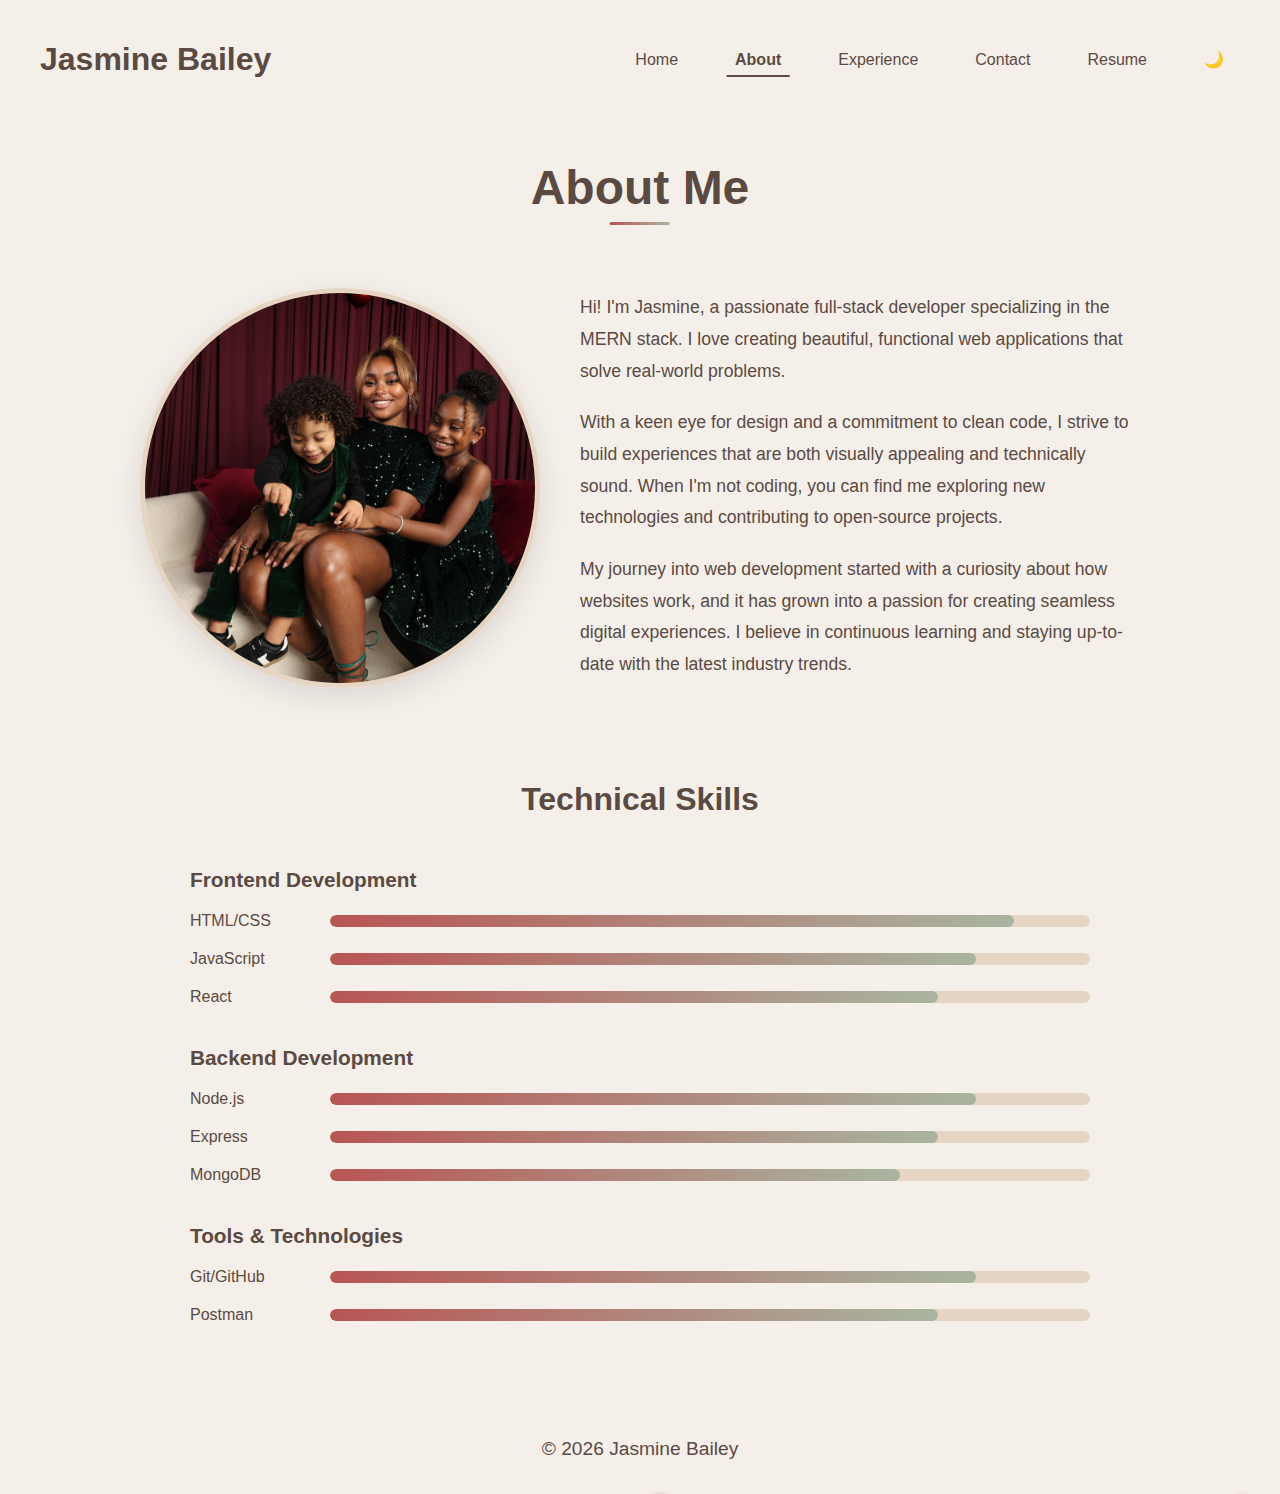
<file: about.html>
<!DOCTYPE html>
<html lang="en">

<head>
  <meta charset="UTF-8" />
  <meta name="viewport" content="width=device-width, initial-scale=1.0"/>
  <title>About Me | Jasmine Bailey</title>
  <link rel="stylesheet" href="style.css" />
  <script defer src="script.js"></script>
</head>

<body>

  <!-- ================= NAVIGATION ================= -->
  <nav>
    <h1><a href="index.html">Jasmine Bailey</a></h1>

    <div class="nav-links">
      <a href="index.html">Home</a>
      <a href="about.html" class="active">About</a>
      <a href="experience.html">Experience</a>
      <a href="contact.html">Contact</a>
      <button onclick="downloadResume()">Resume</button>
      <button id="themeToggle">🌙</button>
    </div>
  </nav>

  <!-- ================= ABOUT SECTION ================= -->
  <section class="about-page fade">
    <h2>About Me</h2>
    
    <div class="about-content">
      <div class="about-image">
        <img id="profileImage" src="./assets/IMG_3496.JPG" alt="Jasmine Bailey" />
      </div>
      
      <div class="about-text">
        <p>
          Hi! I'm Jasmine, a passionate full-stack developer specializing in the MERN stack. 
          I love creating beautiful, functional web applications that solve real-world problems.
        </p>
        <p>
          With a keen eye for design and a commitment to clean code, I strive to build 
          experiences that are both visually appealing and technically sound. When I'm not 
          coding, you can find me exploring new technologies and contributing to open-source projects.
        </p>
        <p>
          My journey into web development started with a curiosity about how websites work, 
          and it has grown into a passion for creating seamless digital experiences. I believe 
          in continuous learning and staying up-to-date with the latest industry trends.
        </p>
      </div>
    </div>

    <!-- Skills Section -->
    <div class="skills-detailed">
      <h3>Technical Skills</h3>
      
      <div class="skill-category">
        <h4>Frontend Development</h4>
        <div class="skill-bars">
          <div class="skill-bar">
            <span class="skill-name">HTML/CSS</span>
            <div class="bar"><div class="fill" style="width: 90%"></div></div>
          </div>
          <div class="skill-bar">
            <span class="skill-name">JavaScript</span>
            <div class="bar"><div class="fill" style="width: 85%"></div></div>
          </div>
          <div class="skill-bar">
            <span class="skill-name">React</span>
            <div class="bar"><div class="fill" style="width: 80%"></div></div>
          </div>
        </div>
      </div>

      <div class="skill-category">
        <h4>Backend Development</h4>
        <div class="skill-bars">
          <div class="skill-bar">
            <span class="skill-name">Node.js</span>
            <div class="bar"><div class="fill" style="width: 85%"></div></div>
          </div>
          <div class="skill-bar">
            <span class="skill-name">Express</span>
            <div class="bar"><div class="fill" style="width: 80%"></div></div>
          </div>
          <div class="skill-bar">
            <span class="skill-name">MongoDB</span>
            <div class="bar"><div class="fill" style="width: 75%"></div></div>
          </div>
        </div>
      </div>

      <div class="skill-category">
        <h4>Tools & Technologies</h4>
        <div class="skill-bars">
          <div class="skill-bar">
            <span class="skill-name">Git/GitHub</span>
            <div class="bar"><div class="fill" style="width: 85%"></div></div>
          </div>
          <div class="skill-bar">
            <span class="skill-name">Postman</span>
            <div class="bar"><div class="fill" style="width: 80%"></div></div>
          </div>
        </div>
      </div>
    </div>
  </section>

  <!-- ================= FOOTER ================= -->
  <footer>
    <p>© 2026 Jasmine Bailey</p>
  </footer>

</body>
</html>
</file>
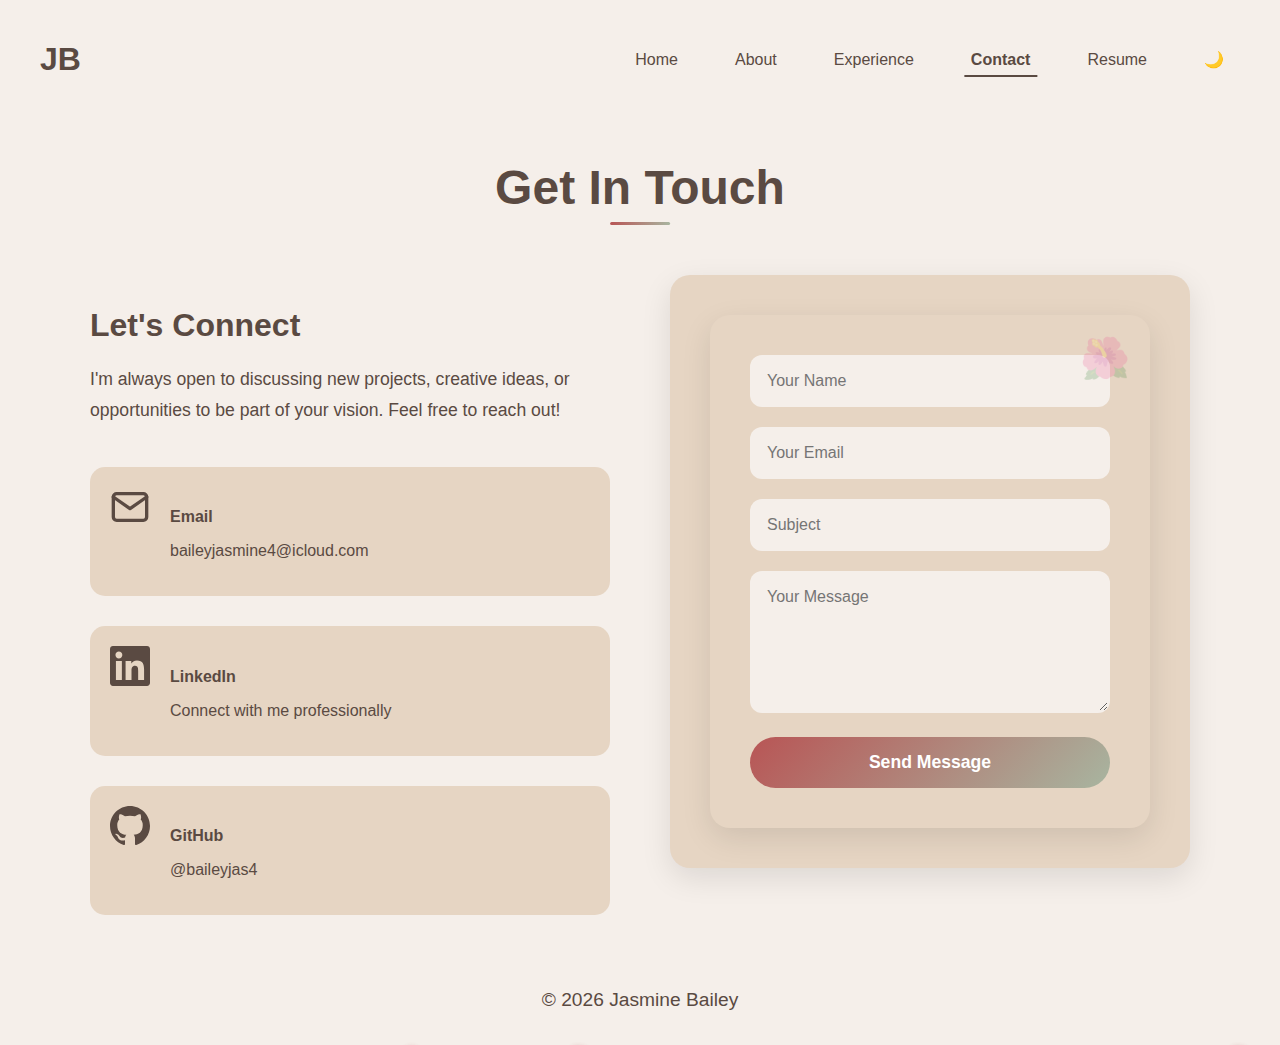
<file: contact.html>
<!DOCTYPE html>
<html lang="en">

<head>
  <meta charset="UTF-8" />
  <meta name="viewport" content="width=device-width, initial-scale=1.0"/>
  <title>Contact | Jasmine Bailey</title>
  <link rel="stylesheet" href="style.css" />
  <script defer src="script.js"></script>
</head>

<body>

  <!-- ================= NAVIGATION ================= -->
  <nav>
    <h1><a href="index.html">JB</a></h1>

    <div class="nav-links">
      <a href="index.html">Home</a>
      <a href="about.html">About</a>
      <a href="experience.html">Experience</a>
      <a href="contact.html" class="active">Contact</a>
      <button onclick="downloadResume()">Resume</button>
      <button id="themeToggle">🌙</button>
    </div>
  </nav>

  <!-- ================= CONTACT SECTION ================= -->
  <section class="contact-page fade">
    <h2>Get In Touch</h2>

    <div class="contact-container">
      <div class="contact-info">
        <h3>Let's Connect</h3>
        <p>
          I'm always open to discussing new projects, creative ideas, or opportunities 
          to be part of your vision. Feel free to reach out!
        </p>

        <div class="contact-methods">
          <a href="mailto:baileyjasmine4@icloud.com" class="contact-method">
            <span class="icon">
              <svg width="40" height="40" viewBox="0 0 24 24" fill="none" stroke="currentColor" stroke-width="2" stroke-linecap="round" stroke-linejoin="round">
                <path d="M4 4h16c1.1 0 2 .9 2 2v12c0 1.1-.9 2-2 2H4c-1.1 0-2-.9-2-2V6c0-1.1.9-2 2-2z"></path>
                <polyline points="22,6 12,13 2,6"></polyline>
              </svg>
            </span>
            <div>
              <h4>Email</h4>
              <p>baileyjasmine4@icloud.com</p>
            </div>
          </a>

          <a href="https://www.linkedin.com/in/jasmine-m-bailey/" target="_blank" class="contact-method">
            <span class="icon">
              <svg width="40" height="40" viewBox="0 0 24 24" fill="currentColor">
                <path d="M20.447 20.452h-3.554v-5.569c0-1.328-.027-3.037-1.852-3.037-1.853 0-2.136 1.445-2.136 2.939v5.667H9.351V9h3.414v1.561h.046c.477-.9 1.637-1.85 3.37-1.85 3.601 0 4.267 2.37 4.267 5.455v6.286zM5.337 7.433c-1.144 0-2.063-.926-2.063-2.065 0-1.138.92-2.063 2.063-2.063 1.14 0 2.064.925 2.064 2.063 0 1.139-.925 2.065-2.064 2.065zm1.782 13.019H3.555V9h3.564v11.452zM22.225 0H1.771C.792 0 0 .774 0 1.729v20.542C0 23.227.792 24 1.771 24h20.451C23.2 24 24 23.227 24 22.271V1.729C24 .774 23.2 0 22.222 0h.003z"/>
              </svg>
            </span>
            <div>
              <h4>LinkedIn</h4>
              <p>Connect with me professionally</p>
            </div>
          </a>

          <a href="https://github.com/baileyjas4" target="_blank" class="contact-method">
            <span class="icon">
              <svg width="40" height="40" viewBox="0 0 24 24" fill="currentColor">
                <path d="M12 0c-6.626 0-12 5.373-12 12 0 5.302 3.438 9.8 8.207 11.387.599.111.793-.261.793-.577v-2.234c-3.338.726-4.033-1.416-4.033-1.416-.546-1.387-1.333-1.756-1.333-1.756-1.089-.745.083-.729.083-.729 1.205.084 1.839 1.237 1.839 1.237 1.07 1.834 2.807 1.304 3.492.997.107-.775.418-1.305.762-1.604-2.665-.305-5.467-1.334-5.467-5.931 0-1.311.469-2.381 1.236-3.221-.124-.303-.535-1.524.117-3.176 0 0 1.008-.322 3.301 1.23.957-.266 1.983-.399 3.003-.404 1.02.005 2.047.138 3.006.404 2.291-1.552 3.297-1.23 3.297-1.23.653 1.653.242 2.874.118 3.176.77.84 1.235 1.911 1.235 3.221 0 4.609-2.807 5.624-5.479 5.921.43.372.823 1.102.823 2.222v3.293c0 .319.192.694.801.576 4.765-1.589 8.199-6.086 8.199-11.386 0-6.627-5.373-12-12-12z"/>
              </svg>
            </span>
            <div>
              <h4>GitHub</h4>
              <p>@baileyjas4</p>
            </div>
          </a>
        </div>
      </div>

      <div class="contact-form-wrapper">
        <form action="https://formspree.io/f/YOUR_FORM_ID" method="POST">
          <input type="text" name="name" placeholder="Your Name" required />
          <input type="email" name="email" placeholder="Your Email" required />
          <input type="text" name="subject" placeholder="Subject" required />
          <textarea name="message" placeholder="Your Message" rows="6" required></textarea>
          <button type="submit">Send Message</button>
        </form>
      </div>
    </div>
  </section>

  <!-- ================= FOOTER ================= -->
  <footer>
    <p>© 2026 Jasmine Bailey</p>
  </footer>

</body>
</html>
</file>
<file: style.css>
:root {
  --bg: #F5EFEA;
  --text: #5a4a42;
  --accent: #5a4a42;
  --card: #E6D5C3;
  --floral-pink: #b85555;
  --floral-sage: #a8b5a0;
  --floral-cream: #f0e6d8;
  --floral-terracotta: #c17a6f;
}

body.dark {
  --bg: #1E1B18;
  --text: #F5EFEA;
  --accent: #F5EFEA;
  --card: #2C2521;
  --floral-pink: #8b6b6b;
  --floral-sage: #6b7a65;
  --floral-cream: #3a3530;
  --floral-terracotta: #8b5a52;
}

* {
  box-sizing: border-box;
  font-family: 'Poppins', sans-serif;
}

/* Universal transition for dark/light mode */
*,
*::before,
*::after {
  transition: background-color 0.6s cubic-bezier(0.4, 0, 0.2, 1), 
              color 0.6s cubic-bezier(0.4, 0, 0.2, 1),
              border-color 0.6s cubic-bezier(0.4, 0, 0.2, 1),
              background 0.6s cubic-bezier(0.4, 0, 0.2, 1);
}

body {
  margin: 0;
  background: var(--bg);
  color: var(--text);
  overflow-x: hidden;
  overflow-y: auto;
  position: relative;
  min-height: 100vh;
  cursor: url("https://cur.cursors-4u.net/nature/nat-8/nat791.cur"), auto;
}

/* Transparent background only for home page */
body:has(.hero:only-of-type) {
  background: var(--bg);
}

/* Fade in video smoothly */
#bg-video {
  opacity: 0;
  animation: fadeInVideo 0.8s ease-in forwards;
}

@keyframes fadeInVideo {
  to {
    opacity: 1;
  }
}

/* Floating petals animation */
.petal {
  position: fixed;
  width: 15px;
  height: 15px;
  background: var(--floral-pink);
  border-radius: 50% 0 50% 0;
  opacity: 0.85;
  pointer-events: none;
  z-index: 9999;
  animation: float-down 15s infinite ease-in-out;
  box-shadow: 0 2px 5px rgba(184, 85, 85, 0.5);
}

/* Cursor trail petals */
.cursor-petal {
  position: fixed;
  width: 12px;
  height: 12px;
  background: var(--floral-pink);
  border-radius: 50% 0 50% 0;
  opacity: 0.9;
  pointer-events: none;
  z-index: 9999;
  animation: cursor-petal-fade 2s ease-out forwards;
  box-shadow: 0 2px 5px rgba(184, 85, 85, 0.5);
}

@keyframes cursor-petal-fade {
  0% {
    transform: translate(0, 0) rotate(0deg) scale(1);
    opacity: 0.9;
  }
  100% {
    transform: translate(0, 50px) rotate(180deg) scale(0.3);
    opacity: 0;
  }
}

@keyframes float-down {
  0% {
    transform: translateY(-100px) rotate(0deg);
    opacity: 0;
  }
  10% {
    opacity: 0.85;
  }
  90% {
    opacity: 0.85;
  }
  100% {
    transform: translateY(100vh) rotate(360deg);
    opacity: 0;
  }
}

/* Sparkle effect */
.sparkle {
  position: fixed;
  width: 8px;
  height: 8px;
  background: var(--floral-pink);
  border-radius: 50%;
  pointer-events: none;
  z-index: 9999;
  animation: sparkle-fade 1s ease-out forwards;
  box-shadow: 0 0 10px var(--floral-pink);
}

@keyframes sparkle-fade {
  0% {
    transform: scale(0) rotate(0deg);
    opacity: 1;
  }
  50% {
    transform: scale(1.5) rotate(180deg);
    opacity: 0.8;
  }
  100% {
    transform: scale(0) rotate(360deg);
    opacity: 0;
  }
}

/* Floral decorative elements */
.floral-accent {
  position: absolute;
  width: 80px;
  height: 80px;
  opacity: 0.15;
  pointer-events: none;
}

.floral-accent::before,
.floral-accent::after {
  content: '';
  position: absolute;
  width: 30px;
  height: 30px;
  background: var(--floral-sage);
  border-radius: 50% 0 50% 0;
}

.floral-accent::before {
  top: 0;
  left: 0;
  transform: rotate(45deg);
}

.floral-accent::after {
  bottom: 0;
  right: 0;
  transform: rotate(-135deg);
}

/* NAV */
nav {
  display: flex;
  justify-content: space-between;
  padding: 20px 40px;
  position: relative;
  z-index: 200;
  background: transparent;
}

/* Nav background for non-home pages */
body:has(.about-page) nav,
body:has(.experience-page) nav,
body:has(.contact-page) nav {
  background: var(--bg);
}

nav h1 {
  font-weight: 700;
}

nav h1 a {
  color: var(--text);
  text-decoration: none;
}

nav h1 a:hover {
  color: var(--accent);
}

.nav-links {
  display: flex;
  align-items: center;
  gap: 10px;
}

.nav-links a,
.nav-links button {
  background: transparent;
  border: none;
  color: var(--text);
  margin-left: 15px;
  cursor: pointer;
  font-size: 1rem;
  text-decoration: none;
  padding: 8px 16px;
  position: relative;
}

.nav-links a.active {
  color: var(--accent);
  font-weight: 600;
}

.nav-links a::after {
  content: '';
  position: absolute;
  bottom: 0;
  left: 50%;
  width: 0;
  height: 2px;
  background: var(--accent);
  transform: translateX(-50%);
}

.nav-links a.active::after,
.nav-links a:hover::after {
  width: 80%;
}

.nav-links button:hover,
.nav-links a:hover {
  color: var(--accent);
}

/* HERO */
.hero {
  position: fixed;
  top: 0;
  left: 0;
  width: 100vw;
  height: 100vh;
  display: flex;
  justify-content: center;
  align-items: center;
  z-index: 1;
  padding: 0;
  margin: 0;
  overflow: visible;
}

.hero-content {
  text-align: center;
  max-width: 900px;
  padding: 60px 40px;
  display: flex;
  flex-direction: column;
  align-items: center;
  justify-content: center;
  overflow: visible;
  position: relative;
  z-index: 50;
}

/* Add overlay for better text visibility */
.hero::before {
  content: '';
  position: fixed;
  top: 0;
  left: 0;
  width: 100%;
  height: 100%;
  background: rgba(245, 239, 234, 0.25);
  z-index: -1;
  pointer-events: none;
}

body.dark .hero::before {
  background: rgba(30, 27, 24, 0.5);
}

/* Override text colors for home page only */
body:has(.hero:only-of-type) nav,
body:has(.hero:only-of-type) nav h1 a,
body:has(.hero:only-of-type) .nav-links a,
body:has(.hero:only-of-type) .nav-links button,
body:has(.hero:only-of-type) footer {
  color: #ffffff;
}

body:has(.hero:only-of-type) .nav-links a.active {
  color: #ffffff;
}

/* Home page specific - no scroll */
body:has(.hero:only-of-type) {
  overflow: hidden;
  height: 100vh;
}

body:has(.hero:only-of-type) footer {
  position: fixed;
  bottom: 20px;
  left: 50%;
  transform: translateX(-50%);
  background: transparent;
  z-index: 10;
  width: 100%;
  pointer-events: none;
}

.hero h2 {
  font-size: 100px;
  background: linear-gradient(135deg, var(--floral-pink), var(--floral-sage));
  -webkit-background-clip: text;
  -webkit-text-fill-color: transparent;
  background-clip: text;
  animation: gradient-shift 8s ease infinite;
  background-size: 200% 200%;
  margin: 0 0 30px 0;
  padding: 20px 30px 5px 30px;
  filter: drop-shadow(2px 2px 4px rgba(0, 0, 0, 0.3)) drop-shadow(0 0 20px rgba(255, 255, 255, 0.5));
  position: relative;
  z-index: 2;
  line-height: 1.4;
  overflow: visible;
  display: inline-block;
  white-space: nowrap;
}

@keyframes gradient-shift {
  0%, 100% {
    background-position: 0% 50%;
  }
  50% {
    background-position: 100% 50%;
  }
}

.title {
  color: #ffffff;
  font-weight: 700;
  font-size: 1.4rem;
  letter-spacing: 3px;
  position: relative;
  display: inline-block;
  margin: 0 0 30px 0;
  text-shadow: 3px 3px 6px rgba(0, 0, 0, 0.8), 0 0 15px rgba(0, 0, 0, 0.5);
  z-index: 2;
}

.subtitle {
  max-width: 700px;
  margin: 0 0 40px 0;
  line-height: 1.9;
  font-size: 1.2rem;
  color: #ffffff;
  text-shadow: 3px 3px 6px rgba(0, 0, 0, 0.8), 0 0 15px rgba(0, 0, 0, 0.5);
  font-weight: 700;
  z-index: 2;
  position: relative;
}

/* Hero Buttons */
.hero-buttons {
  display: flex;
  gap: 25px;
  margin: 20px 0 0 0;
  flex-wrap: wrap;
  justify-content: center;
  align-items: center;
  position: relative;
  z-index: 100;
}

.btn-primary,
.btn-secondary {
  padding: 15px 35px;
  border-radius: 30px;
  text-decoration: none;
  font-weight: 600;
  font-size: 1rem;
  position: relative;
  overflow: hidden;
  z-index: 100;
  cursor: pointer;
}

.btn-primary {
  background: linear-gradient(135deg, var(--floral-pink), var(--floral-sage));
  color: white;
  border: none;
}

.btn-primary::before {
  content: '';
  position: absolute;
  top: 50%;
  left: 50%;
  width: 0;
  height: 0;
  border-radius: 50%;
  background: rgba(255, 255, 255, 0.3);
  transform: translate(-50%, -50%);
}

.btn-primary:hover::before {
  width: 300px;
  height: 300px;
}

.btn-primary:hover {
  transform: translateY(-3px);
  box-shadow: 0 10px 25px rgba(212, 165, 165, 0.4);
}

.btn-secondary {
  background: rgba(255, 255, 255, 0.2);
  color: #ffffff;
  border: 2px solid #ffffff;
  backdrop-filter: blur(10px);
}

.btn-secondary:hover {
  background: rgba(255, 255, 255, 0.9);
  color: #5a4a42;
  transform: translateY(-3px);
  box-shadow: 0 10px 25px rgba(255, 255, 255, 0.4);
}

/* SECTIONS */
section {
  padding: 80px 40px;
  position: relative;
  z-index: 1;
}

section h2 {
  text-align: center;
  font-size: 3rem;
  margin-bottom: 50px;
  position: relative;
  display: inline-block;
  left: 50%;
  transform: translateX(-50%);
}

section h2::after {
  content: '';
  position: absolute;
  bottom: -10px;
  left: 50%;
  transform: translateX(-50%);
  width: 60px;
  height: 3px;
  background: linear-gradient(90deg, var(--floral-pink), var(--floral-sage));
  border-radius: 2px;
}

/* ABOUT SECTION */
.about-content {
  display: flex;
  gap: 40px;
  align-items: center;
  max-width: 1000px;
  margin: 0 auto;
  flex-wrap: wrap;
  justify-content: center;
}

.about-image {
  flex: 0 0 400px;
  position: relative;
  width: 400px;
  height: 400px;
}

.about-image img {
  width: 400px;
  height: 400px;
  border-radius: 50%;
  object-fit: cover;
  border: 5px solid var(--card);
  box-shadow: 0 10px 30px rgba(0, 0, 0, 0.1);
  position: absolute;
  top: 0;
  left: 0;
  transition: opacity 1s ease;
}

.about-image img:hover {
  transform: scale(1.05) rotate(3deg);
}

.about-text {
  flex: 1;
  min-width: 300px;
}

.about-text p {
  line-height: 1.8;
  margin-bottom: 20px;
  font-size: 1.1rem;
}

.skill-group {
  margin-bottom: 40px;
  text-align: center;
}

.skill-group h3 {
  color: var(--accent);
  font-size: 1.5rem;
  margin-bottom: 20px;
  position: relative;
  display: inline-block;
}

.skill-group h3::before {
  content: '❀';
  position: absolute;
  left: -30px;
  color: var(--floral-pink);
  opacity: 0.7;
}

.skills {
  display: flex;
  flex-wrap: wrap;
  justify-content: center;
  gap: 12px;
}

.skills button {
  background: var(--card);
  border: 2px solid transparent;
  padding: 12px 24px;
  margin: 8px;
  border-radius: 30px;
  position: relative;
  overflow: hidden;
  font-weight: 500;
}

.skills button::before {
  content: '';
  position: absolute;
  top: 50%;
  left: 50%;
  width: 0;
  height: 0;
  border-radius: 50%;
  background: linear-gradient(135deg, var(--floral-pink), var(--floral-sage));
  transform: translate(-50%, -50%);
  z-index: -1;
}

.skills button:hover::before {
  width: 200%;
  height: 200%;
}

.skills button:hover {
  color: white;
  transform: scale(1.1) rotate(-2deg);
  border-color: var(--floral-pink);
  box-shadow: 0 8px 20px rgba(212, 165, 165, 0.3);
}

/* PROJECTS */
.carousel-container {
  position: relative;
  max-width: 1200px;
  margin: 0 auto;
  display: flex;
  align-items: center;
  gap: 20px;
}

.carousel {
  overflow: hidden;
  width: 100%;
  position: relative;
}

.carousel-track {
  display: flex;
  gap: 30px;
  transition: transform 0.6s cubic-bezier(0.4, 0, 0.2, 1);
  will-change: transform;
}

.carousel-btn {
  background: var(--card);
  border: 2px solid var(--accent);
  color: var(--text);
  width: 50px;
  height: 50px;
  border-radius: 50%;
  cursor: pointer;
  font-size: 1.5rem;
  flex-shrink: 0;
  z-index: 10;
}

.carousel-btn:hover {
  background: var(--accent);
  color: white;
  transform: scale(1.1);
}

.carousel-indicators {
  display: flex;
  justify-content: center;
  gap: 10px;
  margin-top: 30px;
}

.indicator {
  width: 12px;
  height: 12px;
  border-radius: 50%;
  background: var(--card);
  border: 2px solid var(--accent);
  cursor: pointer;
  transition: all 0.3s ease;
}

.indicator.active {
  background: var(--accent);
  transform: scale(1.3);
}

.project-card {
  background: var(--card);
  padding: 0;
  border-radius: 20px;
  min-width: 350px;
  max-width: 350px;
  flex-shrink: 0;
  position: relative;
  overflow: hidden;
  border: 2px solid transparent;
  transition: all 0.3s ease;
}

.project-image {
  width: 100%;
  height: 200px;
  overflow: hidden;
  border-radius: 20px 20px 0 0;
}

.project-image img {
  width: 100%;
  height: 100%;
  object-fit: cover;
  transition: transform 0.3s ease;
}

.project-card:hover .project-image img {
  transform: scale(1.1);
}

.project-card h3 {
  color: var(--accent);
  margin: 20px 20px 10px;
  font-size: 1.4rem;
}

.project-card p {
  line-height: 1.6;
  padding: 0 20px;
  margin-bottom: 20px;
  min-height: 80px;
}

.project-links {
  display: flex;
  gap: 15px;
  padding: 0 20px 20px;
  align-items: center;
}

.github-link {
  display: flex;
  align-items: center;
  gap: 8px;
  color: var(--text);
  text-decoration: none;
  padding: 8px 16px;
  border: 2px solid var(--accent);
  border-radius: 20px;
  font-size: 0.9rem;
  transition: all 0.3s ease;
}

.github-link:hover {
  background: var(--accent);
  color: white;
  transform: translateY(-2px);
}

.live-link {
  color: var(--accent);
  text-decoration: none;
  font-weight: 600;
  transition: all 0.3s ease;
}

.live-link:hover {
  color: var(--floral-pink);
  transform: translateX(5px);
}

.project-card::before {
  content: '';
  position: absolute;
  top: -50%;
  left: -50%;
  width: 200%;
  height: 200%;
  background: linear-gradient(
    45deg,
    transparent,
    var(--floral-pink),
    transparent
  );
  transform: rotate(45deg);
  opacity: 0;
  transition: opacity 0.3s ease;
}

.project-card:hover::before {
  opacity: 0.1;
  animation: shimmer 1.5s infinite;
}

@keyframes shimmer {
  0% {
    transform: translateX(-100%) translateY(-100%) rotate(45deg);
  }
  100% {
    transform: translateX(100%) translateY(100%) rotate(45deg);
  }
}

.project-card:hover {
  transform: translateY(-10px);
  box-shadow: 0 20px 40px rgba(212, 165, 165, 0.3);
  border-color: var(--floral-sage);
}

/* View All Projects Card */
.view-all-card {
  background: linear-gradient(135deg, var(--floral-pink), var(--floral-sage));
  color: white;
}

.view-all-card h3,
.view-all-card p {
  color: white;
}

.view-all-image {
  background: rgba(255, 255, 255, 0.2);
  display: flex;
  align-items: center;
  justify-content: center;
}

.view-all-content {
  color: white;
  animation: pulse 2s ease-in-out infinite;
}

@keyframes pulse {
  0%, 100% {
    transform: scale(1);
    opacity: 1;
  }
  50% {
    transform: scale(1.1);
    opacity: 0.8;
  }
}

.view-all-link {
  background: white !important;
  color: var(--floral-pink) !important;
  border-color: white !important;
}

.view-all-link:hover {
  background: rgba(255, 255, 255, 0.9) !important;
  transform: translateY(-2px) scale(1.05);
}

/* CONTACT */
#contact {
  display: flex;
  flex-direction: column;
  align-items: center;
}

form {
  max-width: 500px;
  width: 100%;
  background: var(--card);
  padding: 40px;
  border-radius: 20px;
  box-shadow: 0 10px 30px rgba(0, 0, 0, 0.1);
  position: relative;
  overflow: hidden;
}

form::before {
  content: '🌺';
  position: absolute;
  top: 20px;
  right: 20px;
  font-size: 40px;
  opacity: 0.2;
}

input, textarea {
  width: 100%;
  padding: 15px;
  margin-bottom: 20px;
  border: 2px solid transparent;
  border-radius: 12px;
  background: var(--bg);
  color: var(--text);
  font-size: 1rem;
  font-family: 'Poppins', sans-serif;
}

input:focus, textarea:focus {
  outline: none;
  border-color: var(--floral-pink);
  box-shadow: 0 0 0 3px rgba(212, 165, 165, 0.2);
  transform: translateY(-2px);
}

textarea {
  min-height: 120px;
  resize: vertical;
}

form button {
  background: linear-gradient(135deg, var(--floral-pink), var(--floral-sage));
  border: none;
  padding: 15px 40px;
  color: white;
  cursor: pointer;
  border-radius: 30px;
  font-size: 1.1rem;
  font-weight: 600;
  width: 100%;
  position: relative;
  overflow: hidden;
}

form button::before {
  content: '';
  position: absolute;
  top: 50%;
  left: 50%;
  width: 0;
  height: 0;
  border-radius: 50%;
  background: rgba(255, 255, 255, 0.3);
  transform: translate(-50%, -50%);
}

form button:hover::before {
  width: 300px;
  height: 300px;
}

form button:hover {
  transform: translateY(-3px);
  box-shadow: 0 10px 25px rgba(212, 165, 165, 0.4);
}

/* ANIMATIONS */
.fade {
  opacity: 0;
  transform: translateY(30px);
}

.fade.show {
  opacity: 1;
  transform: translateY(0);
}

/* Stagger animation for children */
.skills button,
.project-card {
  animation: fadeInUp 0.8s ease forwards;
  opacity: 0;
}

.skills button:nth-child(1) { animation-delay: 0.1s; }
.skills button:nth-child(2) { animation-delay: 0.2s; }
.skills button:nth-child(3) { animation-delay: 0.3s; }
.skills button:nth-child(4) { animation-delay: 0.4s; }
.skills button:nth-child(5) { animation-delay: 0.5s; }
.skills button:nth-child(6) { animation-delay: 0.6s; }
.skills button:nth-child(7) { animation-delay: 0.7s; }

.project-card:nth-child(1) { animation-delay: 0.2s; }
.project-card:nth-child(2) { animation-delay: 0.4s; }
.project-card:nth-child(3) { animation-delay: 0.6s; }

@keyframes fadeInUp {
  to {
    opacity: 1;
    transform: translateY(0);
  }
}

footer {
  text-align: center;
  padding: 15px 40px;
  font-family: 'sweet_creamy_2';
  font-size: 1.2rem;
  position: relative;
  background: transparent;
}

/* Footer background for non-home pages */
body:has(.about-page) footer,
body:has(.experience-page) footer,
body:has(.contact-page) footer {
  background: var(--bg);
}



/* RESPONSIVE DESIGN */
@media (max-width: 768px) {
  .hero h2 {
    font-size: 60px;
  }

  .hero::before,
  .hero::after {
    font-size: 30px;
  }

  nav {
    flex-direction: column;
    gap: 20px;
    text-align: center;
  }

  .nav-links {
    flex-wrap: wrap;
    justify-content: center;
  }

  .about-content {
    flex-direction: column;
    text-align: center;
  }

  .about-image {
    flex: 0 0 320px;
  }

  .about-image img {
    width: 320px;
    height: 320px;
  }

  .carousel-btn {
    width: 40px;
    height: 40px;
    font-size: 1.2rem;
  }

  .project-card {
    min-width: 280px;
  }

  section {
    padding: 60px 20px;
  }

  section h2 {
    font-size: 2.5rem;
  }

  form {
    padding: 30px 20px;
  }
}

@media (max-width: 480px) {
  .hero h2 {
    font-size: 48px;
  }

  .title::before,
  .title::after {
    display: none;
  }

  .carousel-container {
    gap: 10px;
  }

  .carousel-btn {
    width: 35px;
    height: 35px;
    font-size: 1rem;
  }

  .project-card {
    min-width: 250px;
  }
}


/* ================= ABOUT PAGE ================= */
.about-page {
  min-height: 80vh;
  padding: 0 40px 40px;
  background: transparent;
  position: relative;
  z-index: 1;
}

/* Hide video on about page */
body:has(.about-page) #bg-video {
  display: none;
}

/* Fix text colors for about page */
.about-page h2,
.about-page h3,
.about-page h4,
.about-page p,
.about-page .skill-name {
  color: #5a4a42;
}

body.dark .about-page h2,
body.dark .about-page h3,
body.dark .about-page h4,
body.dark .about-page p,
body.dark .about-page .skill-name {
  color: var(--text);
}

.about-page h2 {
  margin-bottom: 60px;
}

.skills-detailed {
  max-width: 900px;
  margin: 80px auto 0;
}

.skills-detailed h3 {
  text-align: center;
  font-size: 2rem;
  color: #5a4a42;
  margin-bottom: 50px;
}

body.dark .skills-detailed h3 {
  color: var(--text);
}

.skill-category {
  margin-bottom: 40px;
}

.skill-category h4 {
  color: #5a4a42;
  font-size: 1.3rem;
  margin-bottom: 20px;
}

body.dark .skill-category h4 {
  color: var(--text);
}

.skill-bars {
  display: flex;
  flex-direction: column;
  gap: 20px;
}

.skill-bar {
  display: flex;
  align-items: center;
  gap: 20px;
}

.skill-name {
  min-width: 120px;
  font-weight: 500;
}

.bar {
  flex: 1;
  height: 12px;
  background: var(--card);
  border-radius: 10px;
  overflow: hidden;
  position: relative;
}

.fill {
  height: 100%;
  background: linear-gradient(90deg, var(--floral-pink), var(--floral-sage));
  border-radius: 10px;
  animation: fillBar 1.5s ease-out forwards;
}

@keyframes fillBar {
  from {
    width: 0 !important;
  }
}

/* ================= EXPERIENCE PAGE ================= */
.experience-page {
  min-height: 80vh;
  padding: 0 40px 40px;
  background: transparent;
  position: relative;
  z-index: 1;
}

/* Hide video on experience page */
body:has(.experience-page) #bg-video {
  display: none;
}

/* Fix text colors for experience page */
.experience-page h2,
.experience-page h3,
.experience-page h4,
.experience-page p {
  color: #5a4a42;
}

body.dark .experience-page h2,
body.dark .experience-page h3,
body.dark .experience-page h4,
body.dark .experience-page p {
  color: var(--text);
}

.experience-page h2 {
  margin-bottom: 60px;
}

.projects-grid {
  display: grid;
  grid-template-columns: repeat(auto-fit, minmax(350px, 1fr));
  gap: 40px;
  max-width: 1200px;
  margin: 0 auto;
}

.projects-grid .project-card {
  background: var(--card);
  border-radius: 20px;
  overflow: hidden;
  border: 2px solid transparent;
  min-width: auto;
  animation: fadeInUp 0.8s ease forwards;
  opacity: 0;
}

.projects-grid .project-card:nth-child(1) { animation-delay: 0.1s; }
.projects-grid .project-card:nth-child(2) { animation-delay: 0.2s; }
.projects-grid .project-card:nth-child(3) { animation-delay: 0.3s; }

.project-content {
  padding: 25px;
}

.project-tech {
  display: flex;
  flex-wrap: wrap;
  gap: 10px;
  margin: 20px 0;
}

.tech-tag {
  background: var(--bg);
  padding: 6px 14px;
  border-radius: 15px;
  font-size: 0.85rem;
  color: var(--accent);
  border: 1px solid var(--accent);
}

/* ================= CONTACT PAGE ================= */
.contact-page {
  min-height: 80vh;
  padding: 0 40px 40px;
  background: transparent;
  position: relative;
  z-index: 1;
}

/* Hide video on contact page */
body:has(.contact-page) #bg-video {
  display: none;
}

/* Fix text colors for contact page */
.contact-page h2,
.contact-page h3,
.contact-page h4,
.contact-page p,
.contact-page a {
  color: #5a4a42;
}

body.dark .contact-page h2,
body.dark .contact-page h3,
body.dark .contact-page h4,
body.dark .contact-page p,
body.dark .contact-page a {
  color: var(--text);
}

.contact-page h2 {
  margin-bottom: 60px;
}

.contact-container {
  display: grid;
  grid-template-columns: 1fr 1fr;
  gap: 60px;
  max-width: 1100px;
  margin: 0 auto;
  align-items: start;
}

.contact-info h3 {
  font-size: 2rem;
  color: #5a4a42;
  margin-bottom: 20px;
}

body.dark .contact-info h3 {
  color: var(--text);
}

.contact-info > p {
  line-height: 1.8;
  margin-bottom: 40px;
  font-size: 1.1rem;
}

.contact-methods {
  display: flex;
  flex-direction: column;
  gap: 30px;
}

.contact-method {
  display: flex;
  align-items: start;
  gap: 20px;
  padding: 20px;
  background: var(--card);
  border-radius: 15px;
}

.contact-method:hover {
  transform: translateX(10px);
}

.contact-method .icon {
  font-size: 2rem;
}

.contact-method h4 {
  color: #5a4a42;
  margin-bottom: 5px;
}

body.dark .contact-method h4 {
  color: var(--text);
}

.contact-method p,
.contact-method a {
  color: var(--text);
  text-decoration: none;
}

.contact-method a:hover {
  color: var(--accent);
}

a.contact-method {
  text-decoration: none;
  display: flex;
  align-items: start;
  gap: 20px;
  padding: 20px;
  background: var(--card);
  border-radius: 15px;
  cursor: pointer;
}

.contact-form-wrapper {
  background: var(--card);
  padding: 40px;
  border-radius: 20px;
  box-shadow: 0 10px 30px rgba(0, 0, 0, 0.1);
}

/* ================= RESPONSIVE FOR NEW PAGES ================= */
@media (max-width: 768px) {
  .contact-container {
    grid-template-columns: 1fr;
    gap: 40px;
  }

  .projects-grid {
    grid-template-columns: 1fr;
  }

  .hero-buttons {
    flex-direction: column;
    width: 100%;
    max-width: 300px;
  }

  .btn-primary,
  .btn-secondary {
    width: 100%;
    text-align: center;
  }

  .skill-bar {
    flex-direction: column;
    align-items: start;
  }

  .skill-name {
    min-width: auto;
  }
}
</file>
